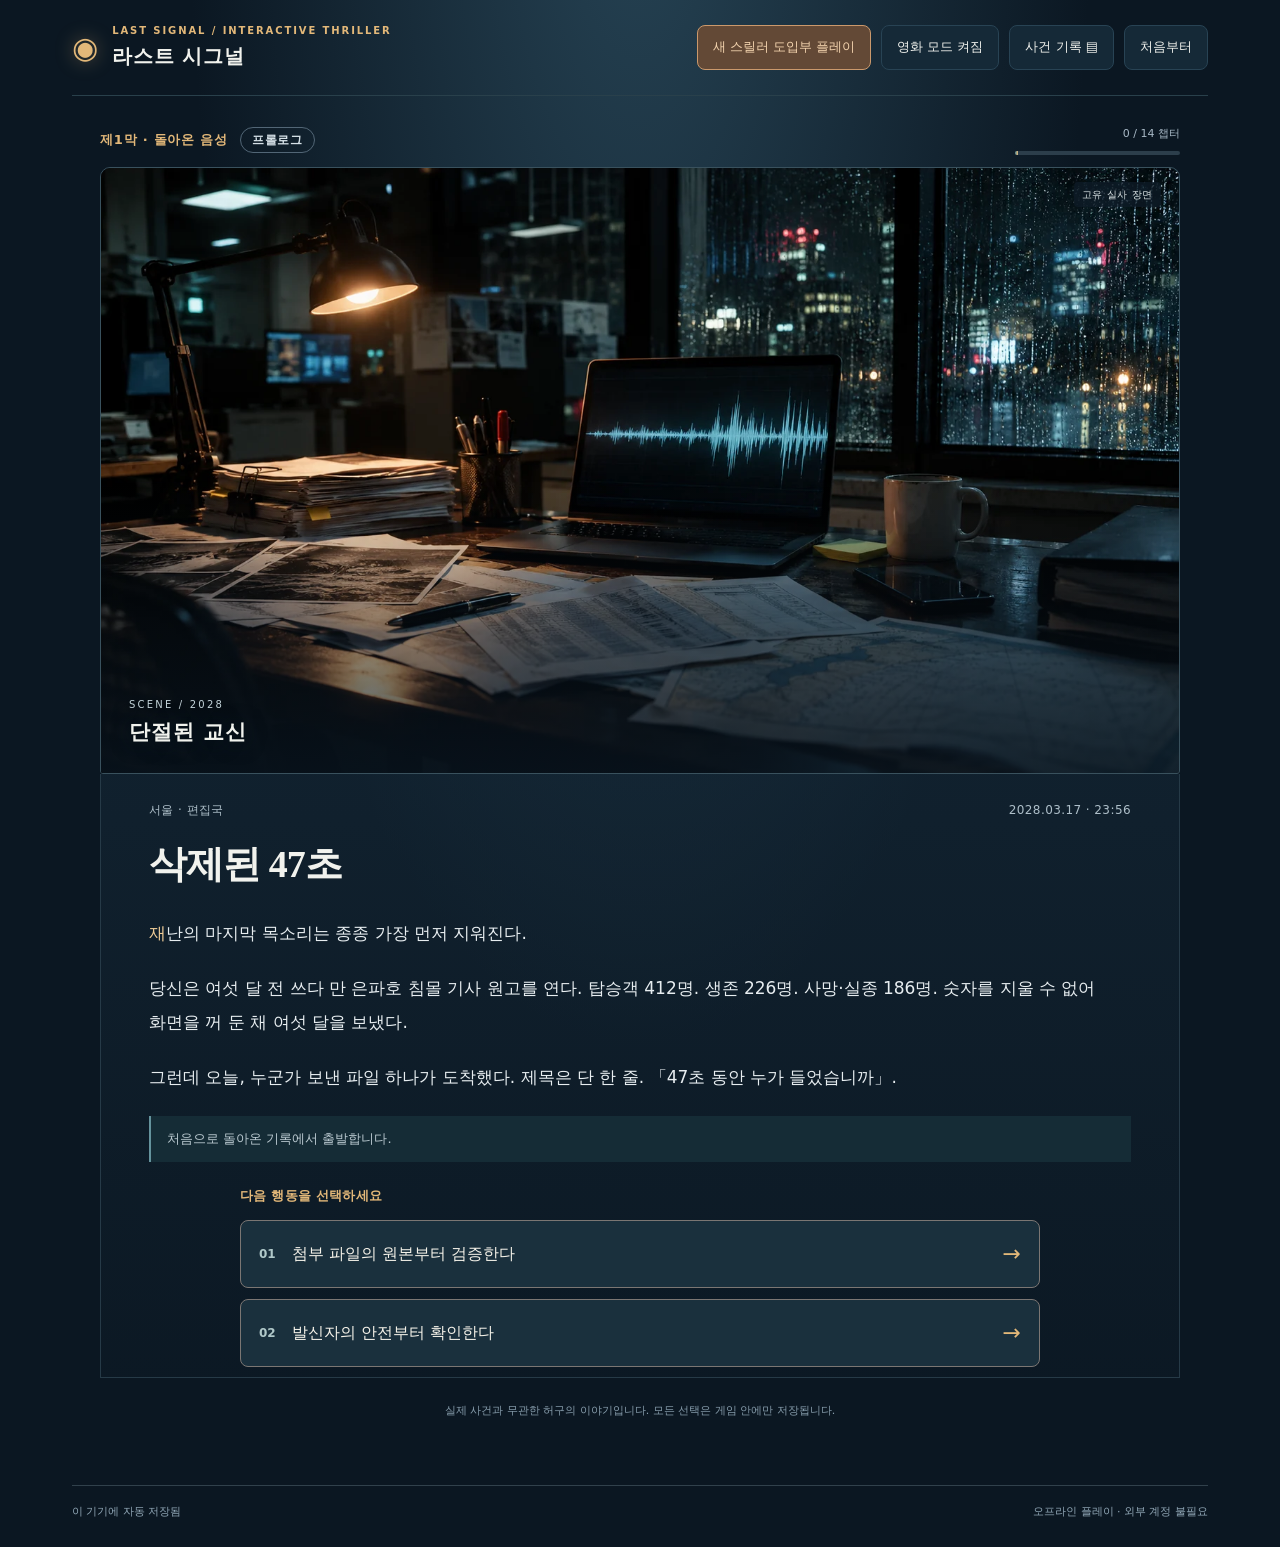
<file: reboot/index.html>
<!doctype html>
<html lang="ko">
<head>
 <meta charset="utf-8">
 <meta name="viewport" content="width=device-width,initial-scale=1,viewport-fit=cover">
 <meta name="theme-color" content="#0d1924">
 <meta name="description" content="라스트 시그널: 여객선 은파호 침몰 이후 여섯 달, 취재 기자가 진실과 사람 사이에서 선택하는 심리·범죄 스릴러.">
 <title>라스트 시그널 · 마지막 47초</title>
 <link rel="stylesheet" href="./style.css">
 <link rel="stylesheet" href="./cinema.css">
 <script src="./story.js" defer></script>
 <script src="./media/manifest.js" defer></script>
 <script src="./cinema.js" defer></script>
 <script src="./engine.js" defer></script>
</head>
<body>
 <div class="shell">
  <header class="header">
   <div class="brand">
    <span class="brand-mark" aria-hidden="true">◉</span>
    <div><small>LAST SIGNAL / INTERACTIVE THRILLER</small><strong>라스트 시그널</strong></div>
   </div>
   <div class="header-actions">
    <a class="subtle" href="./pilot/" style="text-decoration:none;color:#f2d2ad;border-color:#cb996c;background:#634936">새 스릴러 도입부 플레이</a>
    <button type="button" class="subtle" id="filmModeBtn" aria-pressed="true">영화 모드 켜짐</button>
    <button type="button" class="subtle" id="boardBtn" aria-controls="dossier" aria-expanded="false">사건 기록 <span aria-hidden="true">▤</span></button>
    <button type="button" class="subtle desktop" id="restartBtn">처음부터</button>
   </div>
  </header>
  <main id="gameMain" class="game" tabindex="-1">
   <div class="chapter-line">
    <div class="chapter-text"><span id="actChip">제1막 · 돌아온 음성</span><span id="chapterChip">프롤로그</span></div>
    <div class="progress-meta"><span id="progressText">0 / 14 챕터</span><div class="progress-track"><i id="progressBar"></i></div></div>
   </div>
   <div id="topStats" class="stats" aria-label="현재 취재 상황"></div>
   <figure id="art" class="visual mood-radio" role="group" aria-label="단절된 교신을 표현한 분위기 배경">
    <div class="horizon"></div><div class="shimmer"></div>
    <div class="signal" aria-hidden="true"><i></i><i></i><i></i><i></i><i></i><i></i><i></i><i></i><i></i><i></i><i></i></div>
    <div id="cinemaTableau" class="cinema-tableau" aria-hidden="true"></div>
    <div id="cinemaLayer" class="cinema-layer" aria-hidden="true"></div>
    <span id="cinemaMediaStatus" class="cinema-media-status">장면 연출 · 실사 제작 대기</span>
    <div id="cinemaControls" class="cinema-controls" aria-label="영상 재생 조작" hidden>
     <button type="button" id="cinemaReplay" aria-label="이 장면 영상 다시 재생">다시 보기</button>
     <button type="button" id="cinemaSound" aria-pressed="false">소리 켜기</button>
     <button type="button" id="cinemaSkip">영상 건너뛰기</button>
    </div>
    <figcaption><span>SCENE / 2028</span><b id="artName">단절된 교신</b></figcaption>
   </figure>
   <article id="scene" class="story">
    <div class="scene-meta"><span id="sceneLocation">서울 · 편집국</span><time id="sceneTime">2028.03.17</time></div>
    <h1 id="sceneTitle">삭제된 47초</h1>
    <section id="sceneText" class="story-text" aria-live="polite"></section>
    <aside id="feedback" class="choice-feedback" aria-live="polite"></aside>
    <section id="choices" class="choices" aria-label="선택지"></section>
    <section id="endingSummary" class="ending-summary" hidden></section>
    <button id="restartEnding" type="button" class="end-restart" hidden>새로운 선택으로 다시 시작하기</button>
   </article>
   <section class="route-panel" aria-label="최근 결정 경로">
    <div class="route-heading"><h2>선택의 기록</h2><small>선택할 때마다 경로가 갱신됩니다</small></div>
    <svg id="decisionGraph" viewBox="0 0 720 96" preserveAspectRatio="xMidYMid meet"></svg>
   </section>
   <p class="disclaimer">실제 사건과 무관한 허구의 이야기입니다. 모든 선택은 게임 안에만 저장됩니다.</p>
  </main>
  <footer class="footer"><span id="saveStatus">이 기기에 자동 저장됨</span><span>오프라인 플레이 · 외부 계정 불필요</span></footer>
 </div>
 <div id="dossier" class="overlay" role="dialog" aria-modal="true" aria-label="사건 기록과 등장인물" hidden>
  <div class="dossier">
   <header class="dossier-header"><div><small>INVESTIGATION DOSSIER</small><h2>은파호 사건 기록</h2></div><button id="closeBoard" type="button" class="close" aria-label="닫기">✕</button></header>
   <p class="dossier-lede">2027년 9월 18일 침몰 · 탑승 412명 · 사망·실종 186명 · 생존 226명. 사건으로부터 6개월이 흐른 시점입니다.</p>
   <div class="dossier-grid">
    <section><h3>확인한 증거</h3><ul id="evidenceList" class="record-list"></ul></section>
    <section><h3>주요 인물과 신뢰</h3><ul id="contactsList" class="contact-list"></ul></section>
    <section><h3>최근 선택</h3><ul id="timeline" class="timeline-list"></ul></section>
    <section><h3>챕터 진행</h3><ol id="chapterList" class="chapter-list"></ol></section>
   </div>
   <div class="dossier-actions"><button id="exportBtn" type="button">저장 파일 내보내기</button><button id="importBtn" type="button">저장 파일 불러오기</button><button id="restartBoard" type="button" hidden></button><input id="importFile" type="file" accept=".json,application/json" hidden></div>
  </div>
 </div>
</body>
</html>
</file>
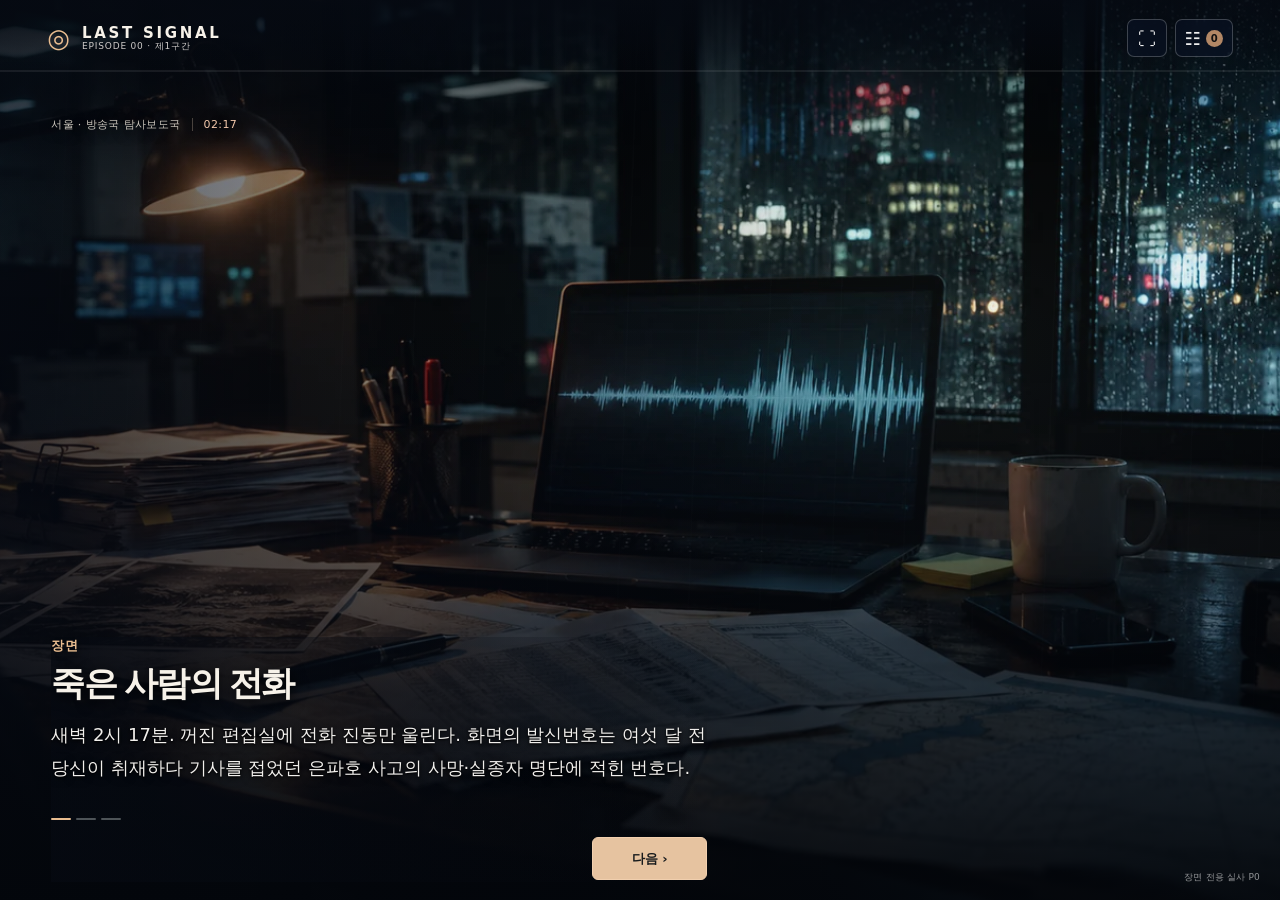
<file: reboot/pilot/index.html>
<!doctype html>
<html lang="ko">
<head>
 <meta charset="utf-8">
 <meta name="viewport" content="width=device-width,initial-scale=1,viewport-fit=cover">
 <meta name="theme-color" content="#090e14">
 <meta name="description" content="라스트 시그널 — 사진 위에서 등장인물과 대화하고 운명을 선택하는 시네마틱 범죄 스릴러.">
 <title>라스트 시그널 · 죽은 사람의 전화</title>
 <link rel="stylesheet" href="./style.css">
 <script src="./episode.js" defer></script>
 <script src="./actors.js" defer></script>
 <script src="./app.js" defer></script>
</head>
<body>
<main id="game" class="cinema" tabindex="-1" aria-label="라스트시그널 시네마틱 게임">
 <div id="hero" class="scene-stage" data-setting="newsroom">
  <div id="heroPhoto" class="scene-photo" aria-hidden="true"></div>
  <div class="scene-atmosphere" aria-hidden="true"></div>
  <div class="stage-vignette" aria-hidden="true"></div>
 </div>
 <header class="game-head">
  <div class="head-left">
   <span class="brand-mark">◎</span>
   <div class="head-title"><strong>LAST SIGNAL</strong><small id="stepLabel">EPISODE 00 · 02:17</small></div>
  </div>
  <div class="head-actions">
   <button type="button" id="fullScreen" class="glass-icon" aria-label="전체 화면으로 보기" title="전체 화면">⛶</button>
   <button type="button" id="caseOpen" class="glass-icon" aria-haspopup="dialog" aria-controls="casePanel" aria-expanded="false" aria-label="사건 파일 열기" title="사건 파일">☷ <span id="evidenceCounter" class="count">0</span></button>
  </div>
  <div id="progress" class="head-progress" role="progressbar" aria-label="에피소드 진행" aria-valuemin="0" aria-valuemax="6" aria-valuenow="0"><span id="progressFill"></span></div>
 </header>
 <section class="scene-meta" aria-label="장면 정보">
   <span id="place">서울 · 방송국 탐사보도국</span>
   <span class="scene-clock" id="clock">02:17</span>
 </section>

 <section class="narrative" id="narrative" aria-label="현재 장면">
  <div class="narrative-top">
   <span id="speakerName" class="speaker-name">장면 설명</span>
   <span id="portraitTrust" class="trust-label" hidden></span>
  </div>
  <h1 id="sceneTitle">죽은 사람의 전화</h1>
  <div id="sceneCopy" class="dialogue-copy" aria-live="polite"></div>
  <p id="consequence" class="consequence" hidden></p>
  <div id="beatIndicators" class="beat-indicators" aria-label="장면 대사 진행"></div>

  <div class="action-footer">
   <button id="talkOpen" type="button" class="talk-trigger" hidden>인물과 대화하기 <span aria-hidden="true">↗</span></button>
   <button id="beatNext" type="button" class="next-beat">다음 <span aria-hidden="true">›</span></button>
  </div>

  <section id="choiceZone" class="choice-zone" aria-label="선택지" hidden>
   <div class="choice-heading"><span id="decisionLabel">어떻게 행동하시겠습니까?</span><span id="choiceCount"></span></div>
   <div id="choices" class="choices"></div>
  </section>
  <section id="endingNote" class="ending-note" hidden></section>
 </section>
 <p id="stillLabel" class="media-hint">이미지 원본 여부 확인 중</p>
</main>

<div id="casePanel" class="scrim" role="dialog" aria-modal="true" aria-labelledby="caseTitle" hidden>
 <div class="drawer">
  <div class="drawer-head"><div><small>PERSONAL CASE FILE</small><h2 id="caseTitle">나의 사건 기록</h2></div><button id="caseClose" type="button" aria-label="닫기">✕</button></div>
  <p class="drawer-summary">은파호 · 2027년 9월 18일. 탑승 412명 · 생존 226명 · 사망·실종 186명. 모든 인물과 사건은 허구입니다.</p>
  <section><h3>인물 관계</h3><ul id="relations" class="dossier-list"></ul></section>
  <section><h3>확보한 증거</h3><ul id="evidenceList" class="dossier-list"></ul></section>
  <section><h3>선택의 여파</h3><ol id="decisionLog" class="dossier-list"></ol></section>
  <section><h3>내가 지나온 경로</h3><div id="trail" class="trail"></div></section>
  <section><h3>현재 상태</h3><div id="stats" class="statline"></div></section>
  <div class="drawer-actions">
   <button id="exportSave" type="button">기록 내보내기</button>
   <button id="importSave" type="button">기록 불러오기</button>
   <button id="restart" type="button">처음부터</button>
  </div>
  <input type="file" accept=".json,application/json" id="importFile" hidden>
  <a class="legacy-link" href="../">기존 79장면 버전으로 이동</a>
 </div>
</div>
</body>
</html>
</file>
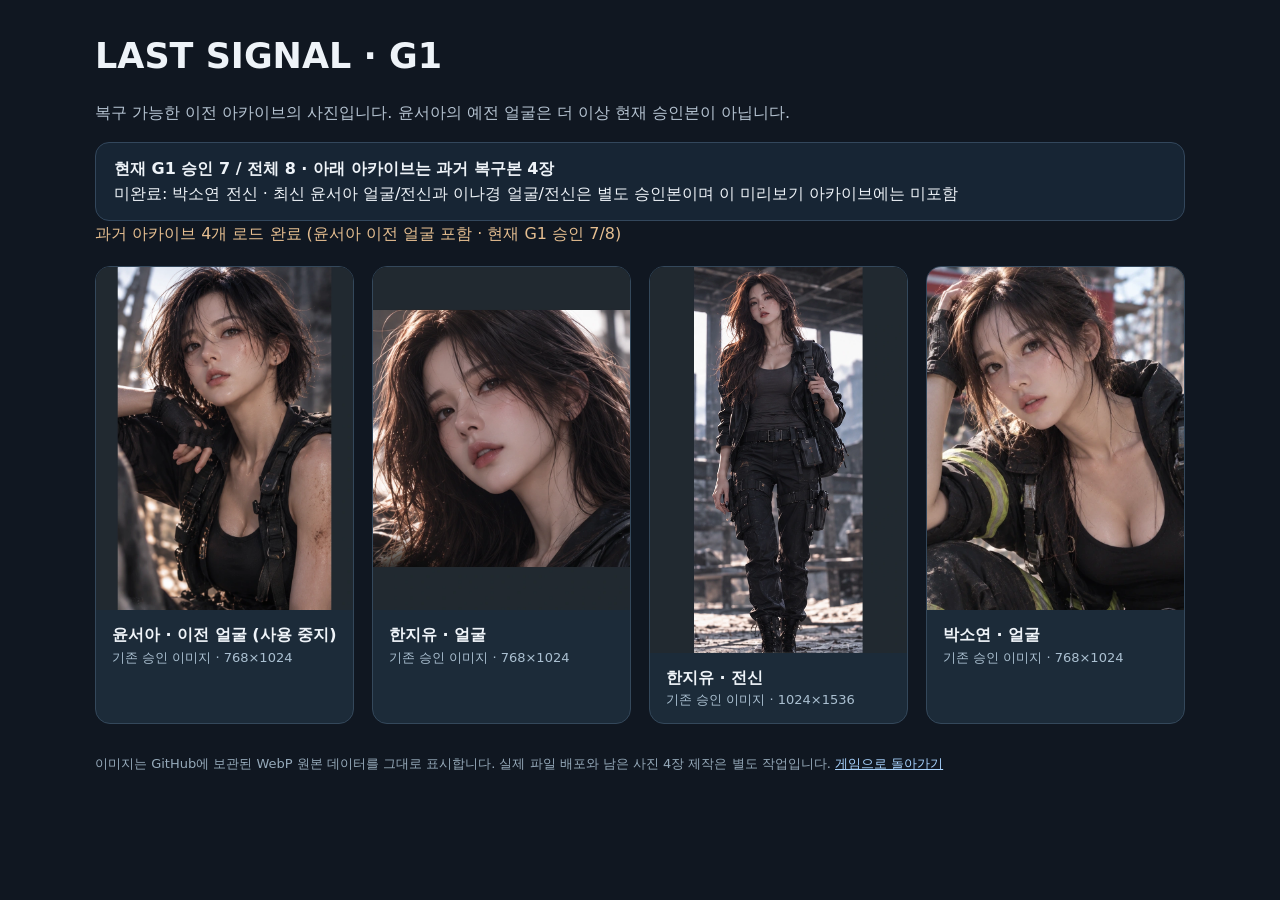
<file: g1-preview.html>
<!doctype html>
<html lang="ko"><head><meta charset="utf-8"><meta name="viewport" content="width=device-width, initial-scale=1">
<title>LAST SIGNAL · G1 승인 사진</title>
<style>
:root{color-scheme:dark}*{box-sizing:border-box}body{margin:0;padding:28px;font:16px/1.6 system-ui,-apple-system,sans-serif;background:#101721;color:#eef3f8}
main{max-width:1090px;margin:auto}h1{font-size:clamp(23px,4vw,35px);margin:0 0 6px}p{color:#b5c3d1}
a{color:#a9d4ff}.summary{border:1px solid #33475c;padding:13px 18px;border-radius:14px;background:#172534}
.gallery{display:grid;grid-template-columns:repeat(auto-fit,minmax(220px,1fr));gap:18px;margin:20px 0 30px}
figure{margin:0;background:#1c2b39;border:1px solid #34485b;border-radius:15px;overflow:hidden}
figure img{display:block;width:100%;aspect-ratio:3/4;object-fit:contain;background:#101820}
figure.full img{aspect-ratio:2/3}figcaption{padding:12px 16px;font-weight:600}
small{display:block;color:#abc0d1;font-weight:400;font-size:13px}
#state{color:#e5be90}footer{color:#96aaba;font-size:13px}
</style></head><body><main>
<h1>LAST SIGNAL · G1</h1><p>복구 가능한 이전 아카이브의 사진입니다. 윤서아의 예전 얼굴은 더 이상 현재 승인본이 아닙니다.</p>
<div class="summary"><strong>현재 G1 승인 7 / 전체 8 · 아래 아카이브는 과거 복구본 4장</strong><div>미완료: 박소연 전신 · 최신 윤서아 얼굴/전신과 이나경 얼굴/전신은 별도 승인본이며 이 미리보기 아카이브에는 미포함</div></div>
<div id="state" role="status">저장소의 승인 사진을 불러오는 중…</div>
<section class="gallery" id="gallery" aria-label="G1 approved photos"></section>
<footer>이미지는 GitHub에 보관된 WebP 원본 데이터를 그대로 표시합니다. 실제 파일 배포와 남은 사진 4장 제작은 별도 작업입니다. <a href="./">게임으로 돌아가기</a></footer>
<script>
(async()=>{
try{
 const res=await fetch('./g1/source/approved-reference-webp.json',{cache:'no-cache'});
 if(!res.ok)throw Error('HTTP '+res.status);
 const json=await res.json();
 const names={'seoa-face':'윤서아 · 이전 얼굴 (사용 중지)','jiyu-face':'한지유 · 얼굴','jiyu-full':'한지유 · 전신','soyeon-face':'박소연 · 얼굴'};
 if(json.project!=='LAST SIGNAL'||json.assets.length!==4)throw Error('승인 목록이 유효하지 않습니다');
 for(const asset of json.assets){
  if(!(asset.id in names)||!asset.base64)throw Error('승인 데이터 검증 실패');
  const figure=document.createElement('figure');if(asset.id.endsWith('-full'))figure.className='full';
  const img=document.createElement('img');img.loading='lazy';img.alt=names[asset.id];img.src='data:image/webp;base64,'+asset.base64;
  const caption=document.createElement('figcaption');caption.textContent=names[asset.id];
  const sub=document.createElement('small');sub.textContent='기존 승인 이미지 · '+asset.width+'×'+asset.height;caption.appendChild(sub);
  figure.append(img,caption);document.querySelector('#gallery').appendChild(figure);
 }
 document.querySelector('#state').textContent='과거 아카이브 4개 로드 완료 (윤서아 이전 얼굴 포함 · 현재 G1 승인 7/8)';
}catch(e){document.querySelector('#state').textContent='불러오기 실패: '+e.message;}
})();
</script></main></body></html>
</file>
<file: reboot/style.css>
@import url('data:text/css,'); /* no network font dependencies */
:root{color-scheme:dark;--bg:#0b1722;--layer:#102332;--edge:#284354;--text:#f1f2ed;--muted:#a8b9c6;--accent:#e3b879;--sea:#528d98;--ok:#c4d6d8;font-family:Pretendard,"Noto Sans KR","Malgun Gothic",system-ui,-apple-system,sans-serif}
*{box-sizing:border-box}html{scroll-behavior:auto}body{margin:0;min-height:100vh;background:radial-gradient(ellipse at 50% -10%,#264354 0%,transparent 50%),var(--bg);color:var(--text);line-height:1.7;font-size:16px}
button{font:inherit;cursor:pointer;color:inherit}button:focus-visible{outline:3px solid var(--accent);outline-offset:3px}button:disabled{cursor:wait;opacity:.55}[hidden]{display:none!important}
.shell{max-width:1060px;margin:auto;padding:0 32px}
.header{min-height:96px;display:flex;align-items:center;justify-content:space-between;border-bottom:1px solid #29404b;gap:12px}
.brand{display:flex;align-items:center;gap:14px}.brand-mark{font-size:30px;color:var(--accent);text-shadow:0 0 20px #e3b87966}.brand small,.dossier-header small{display:block;letter-spacing:.19em;color:var(--accent);font-size:10px;font-weight:700}.brand strong{font-size:20px;letter-spacing:.04em;font-weight:750}
.header-actions{display:flex;gap:10px}.subtle{background:#152937;border:1px solid var(--edge);padding:10px 15px;border-radius:8px;font-size:13px}.subtle:hover{border-color:#82a0ab}
.game{max-width:870px;margin:auto;padding-bottom:40px}.chapter-line{display:flex;align-items:center;justify-content:space-between;gap:20px;margin:29px 0 12px}.chapter-text{display:flex;align-items:center;gap:12px;flex-wrap:wrap;font-size:13px;font-weight:700;letter-spacing:.06em;color:var(--accent)}#chapterChip{border:1px solid #526676;border-radius:20px;padding:2px 11px;color:#d5e0e6;font-size:12px}.progress-meta{width:165px;color:var(--muted);text-align:right;font-size:11px}.progress-track{background:#2c3e4b;height:4px;border-radius:8px;margin-top:7px;overflow:hidden}.progress-track i{display:block;width:2%;height:100%;background:linear-gradient(90deg,var(--sea),var(--accent));transition:width .3s}
.stats{display:flex;gap:8px;flex-wrap:wrap;margin-bottom:16px}.stat-pill{font-size:12px;padding:4px 11px;border:1px solid #385260;background:#172b39;border-radius:20px;color:#dce8ed}.stat-pill[data-stat=heat]{color:#e7b6a6;border-color:#65504b}
.visual{margin:0;position:relative;overflow:hidden;isolation:isolate;height:clamp(195px,37vw,340px);border:1px solid #39515d;background:linear-gradient(165deg,#243e4d,#172432 54%,#0b151f);border-radius:10px 10px 3px 3px}
.visual:before{content:'';position:absolute;inset:0;background:repeating-linear-gradient(0deg,transparent 0 18px,#fafafa06 19px 20px),linear-gradient(135deg,transparent 47%,#8293a422 48% 49%,transparent 50%);opacity:.35}
.visual:after{content:'';position:absolute;inset:0;background:linear-gradient(180deg,#0a141700 52%,#091520ca 100%);pointer-events:none}
.horizon{position:absolute;inset:54% -15% -25%;transform:rotate(-4deg);background:repeating-linear-gradient(175deg,#b6c4b70e 0 2px,transparent 3px 19px),linear-gradient(#1e4f60,#112d3d)}
.shimmer{position:absolute;width:40%;height:150%;left:52%;top:-25%;transform:rotate(32deg);background:linear-gradient(90deg,transparent,#b1c6bd13,transparent);filter:blur(14px);animation:glow 8s ease-in-out infinite alternate}
.signal{position:absolute;left:9%;bottom:27%;height:25%;display:flex;align-items:center;gap:6px;opacity:.46}.signal i{width:3px;height:var(--h,32%);background:var(--accent);box-shadow:0 0 10px var(--accent);border-radius:3px}.signal i:nth-child(3n){--h:70%}.signal i:nth-child(2n){--h:43%}.signal i:nth-child(5n){--h:95%}
.visual figcaption{position:absolute;z-index:1;left:28px;bottom:23px;display:flex;flex-direction:column;gap:2px}.visual figcaption span{font-size:10px;letter-spacing:.22em;color:#c4d4da}.visual figcaption b{font-size:21px;letter-spacing:.04em;font-weight:600;text-shadow:0 1px 20px #071521}
.mood-harbor{background:linear-gradient(180deg,#586e79,#263f4e 49%,#111e2b)}.mood-sea,.mood-deck{background:linear-gradient(180deg,#304b62,#142e42 49%,#06151e)}.mood-radio,.mood-server{background:radial-gradient(circle at 67% 30%,#3c6472,#112636 55%,#101521)}.mood-newsroom,.mood-hotel{background:linear-gradient(135deg,#403e42,#243a46 50%,#131c28)}.mood-parking,.mood-warehouse,.mood-archive{background:linear-gradient(125deg,#48585c,#243343 50%,#121b27)}.mood-hospital{background:linear-gradient(150deg,#7b8d87,#314d59 44%,#182b38)}.mood-city{background:linear-gradient(135deg,#70534f,#37404c 44%,#151b2b)}.mood-tower{background:radial-gradient(circle at 68% 30%,#735c50,#223848 40%,#0e1827)}.mood-evidence{background:linear-gradient(145deg,#35434b,#202c3e 50%,#141d28)}
.story{padding:36px clamp(15px,5vw,48px) 10px;background:linear-gradient(180deg,#15293888,#10222f27);border:1px solid #263a47;border-top:0}.scene-meta{display:flex;justify-content:space-between;gap:12px;flex-wrap:wrap;font-size:12px;color:#aebfc9;letter-spacing:.035em}h1{font-family:"Noto Serif KR","Batang",Georgia,serif;font-size:clamp(27px,4.8vw,38px);line-height:1.35;margin:18px 0 26px;letter-spacing:-.025em;font-weight:700}.story-text p{font-size:17px;line-height:2.0;word-break:keep-all;overflow-wrap:break-word;margin:0 0 21px;color:#e7edf0}.story-text .lead:first-letter{color:#efcc97}.echo{margin:26px 0;padding:18px 21px;border-left:3px solid #ca9862;background:#263340a1}.echo strong{color:var(--accent);font-size:12px;letter-spacing:.06em}.echo p{font-size:14px;margin:8px 0 0;color:#d0dde2;line-height:1.8}
.choice-feedback{margin:22px 0 20px;padding:12px 16px;border-left:2px solid #65939d;color:#bbcad1;font-size:13px;background:#152c36}.choices{display:grid;gap:11px;padding-top:3px}.choice-heading{font-size:13px;color:var(--accent);font-weight:700;letter-spacing:.02em;margin:0 0 2px}.choice{display:flex;align-items:center;text-align:left;gap:16px;background:#223c4b;color:#f5f2e9;border:1px solid #536b74;border-radius:8px;min-height:68px;padding:13px 18px;transition:background .18s,border-color .18s,transform .18s}.choice:hover{background:#2b4b58;border-color:#e1b77d;transform:translateY(-1px)}.choice-num{font-size:12px;color:#b0c8c9;font-weight:700;flex:none}.choice-label{font-size:16px;line-height:1.5;flex:1}.choice-arrow{font-size:22px;color:var(--accent)}.end-label{font-size:14px;color:#d9c099;padding:14px 0}.ending-summary{margin:20px 0;padding:16px 20px;background:#233845;border:1px solid #435b65}.ending-summary h3{margin:0 0 9px;color:var(--accent)}.ending-summary p{margin:0 0 8px;color:#dae6e7}.end-restart{display:block;width:100%;border:1px solid var(--accent);background:#684e39;padding:17px 10px;margin:16px 0;border-radius:7px;font-weight:700}
.route-panel{border:1px solid #314958;border-radius:8px;margin:24px 0 12px;padding:19px 20px 10px;background:#112736}.route-heading{display:flex;align-items:center;justify-content:space-between;gap:10px}.route-heading h2{font-size:15px;margin:0;color:#e9ded0}.route-heading small{font-size:11px;color:#9eb7c3}.route-panel svg{display:block;width:100%;height:auto;max-height:108px;margin-top:10px}
.disclaimer{text-align:center;font-size:11px;color:#879dac;margin:24px 0}.footer{display:flex;justify-content:space-between;gap:12px;color:#91a7b6;border-top:1px solid #31414c;padding:17px 0 26px;font-size:11px}
.overlay{position:fixed;z-index:50;inset:0;background:#030e16de;backdrop-filter:blur(7px);display:flex;align-items:center;justify-content:center;padding:18px}.dossier{width:min(940px,100%);max-height:min(93vh,1000px);overflow:auto;overscroll-behavior:contain;background:#152735;border:1px solid #6c7471;border-radius:10px;box-shadow:0 24px 65px #0009;padding:28px 28px 34px}.dossier-header{display:flex;justify-content:space-between;align-items:center;gap:10px;border-bottom:1px solid var(--edge);padding-bottom:13px}.dossier-header h2{margin:2px 0;font-size:22px}.close{background:transparent;border:1px solid #5f737e;border-radius:6px;padding:7px 11px}.dossier-lede{font-size:13px;color:#bdcdd5;margin:16px 0 25px;line-height:1.85}.dossier-grid{display:grid;grid-template-columns:1fr 1fr;gap:23px}.dossier-grid section{min-width:0}.dossier-grid h3{font-size:15px;color:var(--accent);margin:0 0 10px}.dossier-grid ul,.dossier-grid ol{padding:0;margin:0;list-style:none;display:grid;gap:8px}.dossier-grid li{background:#203747;padding:9px 12px;border-left:2px solid #6b8796;font-size:13px;line-height:1.55}.dossier-grid li.quiet{color:#97b0bd}.contact strong{display:block;font-size:15px}.contact small{display:block;color:#becad1}.contact span{display:block;color:#91abb8;font-size:12px;margin:4px 0 8px}.contact-meter{height:4px;background:#41505a;border-radius:2px}.contact-meter i{height:100%;display:block;background:#d5b682}.timeline-list li strong{display:block;color:#dfc69e}.timeline-list li span{color:#c6d2d8}.chapter-list li.locked{opacity:.47}.chapter-list li.reached{border-left-color:var(--accent)}.dossier-actions{display:flex;flex-wrap:wrap;gap:12px;border-top:1px solid var(--edge);margin-top:28px;padding-top:19px}.dossier-actions button{border:1px solid #637983;background:#1e3d4b;padding:11px 14px;border-radius:5px;font-size:13px}
@keyframes glow{from{opacity:.45;transform:translateX(-10%) rotate(32deg)}to{opacity:1;transform:translateX(9%) rotate(32deg)}}@media(prefers-reduced-motion:reduce){*,*:before,*:after{animation:none!important;transition:none!important;scroll-behavior:auto!important}}
@media(max-width:600px){body{font-size:15px}.shell{padding:0 14px}.header{min-height:73px}.brand{gap:8px}.brand-mark{font-size:22px}.brand small{font-size:8px;letter-spacing:.1em}.brand strong{font-size:17px}.desktop{display:none}.subtle{padding:9px 11px;font-size:12px}.chapter-line{margin:17px 0 11px}.progress-meta{width:96px;flex:none}.visual{height:210px}.visual figcaption{left:18px;bottom:15px}.visual figcaption b{font-size:18px}.story{padding:22px 17px 15px}.scene-meta{font-size:11px}.story h1{margin:14px 0 21px}.story-text p{font-size:16px;line-height:1.93;margin-bottom:18px}.choice{padding:14px 13px;min-height:68px;gap:11px}.choice-label{font-size:15px}.route-panel{padding:15px 9px 4px}.route-heading{padding:0 8px}.route-heading small{font-size:10px}.footer{font-size:10px;flex-wrap:wrap}.dossier{padding:16px 15px 25px;max-height:94vh}.dossier-grid{grid-template-columns:1fr;gap:20px}.dossier-header h2{font-size:19px}.dossier-actions{display:grid;grid-template-columns:1fr 1fr;gap:8px}.dossier-actions button{font-size:12px}}
</file>
<file: reboot/cinema.css>
/* Reboot G2: honest atmospheric stand-ins until individual film stills are committed.
 * These are CSS sets, NEVER described as completed photographs or actor motion.
 */
.visual{isolation:isolate;aspect-ratio:16/9;height:auto;min-height:195px;max-height:400px}
.cinema-tableau,.cinema-layer{position:absolute;inset:0;overflow:hidden;pointer-events:none}
.cinema-tableau{z-index:1}.cinema-layer{z-index:3}
.cinema-layer .cinema-image,.cinema-layer .cinema-video{
 display:block;position:absolute;inset:0;width:100%;height:100%;object-fit:cover;object-position:center;
 background:#121c26;
}
.cinema-layer .cinema-video{z-index:2}
.cinema-real .horizon,.cinema-real .signal,.cinema-real .shimmer{display:none}
.visual.cinema-real:before{opacity:0}
.visual:after{z-index:4}
.visual figcaption{z-index:5!important}
.cinema-media-status{position:absolute;right:18px;top:14px;z-index:5;color:#dde6e6;background:#0e1b27bf;font-size:10px;letter-spacing:.06em;border-radius:4px;padding:4px 8px;pointer-events:none}
.cinema-set{position:absolute;inset:0;overflow:hidden}
.cinema-tableau[hidden]{display:none}
.cinema-tableau[data-setting=newsroom]~.cinema-layer{filter:none}
.cinema-newsroom{background:linear-gradient(180deg,#243e50 0%,#121c2b 80%)}
.newsroom-window{position:absolute;inset:5% 8% 13% 17%;background:repeating-linear-gradient(90deg,transparent 0 25%,#0e1d2c 25.3% 26.4%),linear-gradient(165deg,#314d5a55,#111c2b99);border:9px solid #1d303d;box-shadow:inset 0 0 45px #1c344d,0 0 18px #061424aa}
.newsroom-city{position:absolute;bottom:24%;left:15%;width:75%;height:38%;background:repeating-linear-gradient(90deg,#0e1c2d 0 23px,#233e4a 24px 42px,#132334 44px 55px);clip-path:polygon(0 55%,9% 58%,9% 27%,20% 27%,20% 42%,30% 42%,30% 6%,44% 6%,44% 48%,54% 48%,54% 20%,65% 20%,65% 38%,79% 38%,79% 0%,91% 0%,91% 50%,100% 50%,100% 100%,0 100%);opacity:.65}
.newsroom-desk{position:absolute;bottom:0;left:0;width:100%;height:24%;background:linear-gradient(170deg,#3b4650,#131923 43%,#0a141e);transform:skewY(-2deg);box-shadow:0 -12px 36px #0007}
.newsroom-monitor{position:absolute;width:39%;height:40%;bottom:14%;left:35%;transform:perspective(430px) rotateY(-13deg) rotateX(2deg);border:10px solid #101b26;border-radius:5px;background:radial-gradient(circle at 50% 70%,#215c6a,#0d202a 65%);box-shadow:10px 15px 20px #000b,0 0 45px #8dbbb018}
.newsroom-monitor:before{content:'';position:absolute;left:7%;top:44%;width:86%;height:14%;background:repeating-linear-gradient(90deg,#91bfc0 0 2px,transparent 2px 9px);opacity:.55;mask-image:linear-gradient(90deg,transparent,#fff 18%,#fff 81%,transparent)}
.newsroom-led{position:absolute;left:53%;bottom:13%;width:7px;height:7px;border-radius:50%;background:#f7a878;box-shadow:0 0 25px 7px #fc85562c}
.cinema-evidence{background:radial-gradient(circle at 62% 18%,#54616a,#293642 53%,#121d2b)}
.cinema-evidence:before{content:'';position:absolute;inset:0;background:repeating-linear-gradient(0deg,#0000 0 25px,#00000009 26px 27px);transform:rotate(-6deg)}
.dossier-sheet{position:absolute;width:35%;height:64%;left:25%;top:22%;background:linear-gradient(135deg,#8c9796,#566574 80%);transform:rotate(-9deg);box-shadow:10px 20px 30px #0b131cc9;border-radius:2px}
.dossier-sheet:before{content:'';position:absolute;left:13%;top:19%;width:72%;height:2px;background:#2b495888;box-shadow:0 13px 0 #2b495866,0 26px 0 #2b495888,0 55px 0 #2b495855,0 68px 0 #2b495866}
.dossier-sheet.sheet-b{left:43%;top:28%;transform:rotate(11deg);background:linear-gradient(135deg,#b0b4a7,#687c81 80%)}
.dossier-mug{position:absolute;left:13%;bottom:13%;width:15%;height:22%;border-radius:8px 8px 40% 40%;background:radial-gradient(ellipse at 45% 12%,#1a252f 0 22%,#a6b1ac 24% 31%,#313c4a 34%);filter:drop-shadow(5px 12px 8px #0b1218)}
.dossier-light{position:absolute;width:55%;height:95%;top:-40%;right:-10%;background:radial-gradient(ellipse,#cfc8a52b,transparent 60%);filter:blur(10px)}
.cinema-rooftop{background:linear-gradient(#182c46,#334a60 55%,#161f30 56%,#101b28)}
.roof-cloud{position:absolute;inset:0 0 33%;background:radial-gradient(ellipse at 31% 73%,#a3acaf32,#20334e 55%,transparent 65%),radial-gradient(ellipse at 81% 12%,#a1a5af28,#15283f 58%,transparent 70%);opacity:.7}
.roof-city{position:absolute;bottom:20%;width:100%;height:44%;background:repeating-linear-gradient(90deg,#132134 0 16px,#213649 16px 36px,#0e1b2b 36px 65px);clip-path:polygon(0 61%,12% 61%,12% 14%,20% 14%,20% 51%,28% 51%,28% 25%,40% 25%,40% 40%,52% 40%,52% 3%,62% 3%,62% 47%,73% 47%,73% 30%,85% 30%,85% 52%,100% 52%,100% 100%,0 100%)}
.roof-rail{position:absolute;bottom:17%;left:-10%;height:7px;width:120%;background:#82929b;box-shadow:0 48px 0 #182b3a,0 6px 5px #101723;transform:rotate(-1deg)}
.roof-rail:before{content:'';position:absolute;left:20%;top:2px;height:70px;width:7px;background:#82929b;box-shadow:180px 0 0 #82929b,360px 0 0 #82929b,540px 0 0 #82929b}
.roof-beacon{position:absolute;right:21%;top:18%;width:5px;height:47%;background:#162435}.roof-beacon:before{content:'';position:absolute;left:-4px;top:-7px;width:13px;height:10px;border-radius:6px;background:#ce5e4c;box-shadow:0 0 40px 12px #ea6c443f}
.roof-rain{position:absolute;inset:-40%;transform:rotate(15deg);background:repeating-linear-gradient(90deg,transparent 0 22px,#cfdee422 23px 24px,transparent 25px 48px);animation:cinema-rain 1.6s linear infinite;opacity:.25}
.cinema-memorial{background:linear-gradient(180deg,#798d9b,#a5a89e 41%,#455d70 42%,#263f50 55%,#3b4145 57%,#1c2731 100%)}
.memorial-sky{position:absolute;inset:0 0 52%;background:radial-gradient(ellipse at 45% 40%,#d6bc9666,transparent 70%)}
.memorial-sea{position:absolute;top:47%;height:14%;width:100%;background:repeating-linear-gradient(176deg,#829da465 0 2px,#243e51 3px 15px)}
.memorial-ground{position:absolute;inset:60% 0 0;background:linear-gradient(180deg,#606970,#202a36);transform:perspective(200px) rotateX(16deg);transform-origin:top center}
.memorial-chairs{position:absolute;left:19%;right:7%;bottom:-9%;height:40%;display:grid;grid-template-columns:repeat(6,1fr);grid-template-rows:repeat(3,1fr);gap:7px 17px;perspective:300px;transform:perspective(300px) rotateX(18deg)}
.chair{position:relative;width:52%;height:48%;border:3px solid #ced3c5;border-radius:2px;opacity:.65;box-shadow:0 8px 0 -2px #111f2b,0 11px 4px #111a27}
.chair:after{content:'';position:absolute;left:15%;right:15%;bottom:-15px;height:8px;border-left:2px solid #c8ceca;border-right:2px solid #c8ceca}
@keyframes cinema-rain{from{background-position:0 0}to{background-position:45px 60px}}
@media(prefers-reduced-motion:reduce){.roof-rain{animation:none}}
@media(max-width:600px){.visual{min-height:188px;max-height:240px}.cinema-media-status{top:9px;right:9px;font-size:9px;padding:3px 6px}.memorial-chairs{gap:7px 9px}.newsroom-monitor{border-width:6px}}

/* Single-frame cinema playback UI. Controls belong to the player, never the generated picture. */
.cinema-controls{position:absolute;z-index:7;right:16px;bottom:16px;display:flex;gap:7px;flex-wrap:wrap;justify-content:flex-end;max-width:calc(100% - 32px)}
.cinema-controls button{min-height:42px;padding:8px 12px;background:#07141de6;border:1px solid #a2b5bb99;border-radius:7px;color:#f1f5f3;font-size:12px;line-height:1.3;backdrop-filter:blur(6px)}
.cinema-controls button:hover{border-color:#e3b879;background:#203743}
.cinema-controls button:focus-visible{outline:3px solid #e3b879;outline-offset:2px}
.film-mode .shell{max-width:1200px}
.film-mode .game{max-width:1080px}
.film-mode .stats,.film-mode .route-panel{display:none}
.film-mode .visual{max-height:none;min-height:0;aspect-ratio:16/9}
.film-mode .story{padding-top:26px}
.film-mode .choices{max-width:800px;margin:0 auto}
.film-mode .choice{border-color:#7b7673;background:#1a303d}
@media(max-width:600px){
 .cinema-controls{left:8px;right:8px;bottom:8px;max-width:none;gap:5px}
 .cinema-controls button{min-height:40px;padding:7px 8px;font-size:11px}
 .film-mode .visual{min-height:0;max-height:none}
 .film-mode .visual figcaption{bottom:58px}
}
</file>
<file: reboot/pilot/style.css>
/* LAST SIGNAL / IMMERSIVE FILM MODE
 * Full viewport scene first; unobtrusive overlay narrative and decisions.
 * Independent stills only. No composite dashboards or manufactured portraits.
 */
:root{color-scheme:dark;--ink:#f7f2e9;--muted:#c3c8ce;--gold:#e9bd90;--edge:#ffffff33;--soft:#0a0e15bd;--deep:#070b11;font-family:"Pretendard","Noto Sans KR","Apple SD Gothic Neo","Malgun Gothic",system-ui,sans-serif}
*,*::before,*::after{box-sizing:border-box}
html,body{height:100%;margin:0}
body{overflow:hidden;background:var(--deep);color:var(--ink);font-size:15px;-webkit-font-smoothing:antialiased}
button,a{font:inherit}button{cursor:pointer;color:inherit}button:focus-visible,a:focus-visible{outline:2px solid var(--gold);outline-offset:3px}
button:disabled{opacity:.5;cursor:wait}
[hidden]{display:none!important}
.cinema{height:100vh;height:100dvh;width:100%;position:relative;overflow:hidden;background:#0e1822;isolation:isolate}
.scene-stage,.scene-photo,.scene-atmosphere,.stage-vignette{position:absolute;inset:0}
.scene-stage{z-index:0;background:linear-gradient(120deg,#344653,#182735 60%,#0b121b);isolation:isolate;transition:background .28s}
.scene-stage[data-setting=police]{background:radial-gradient(ellipse at 32% 38%,#66727655,transparent 58%),linear-gradient(145deg,#454d50,#202f3e 58%,#0d1824)}
.scene-stage[data-setting=rain]{background:radial-gradient(ellipse at 85% 17%,#a7373255,transparent 28%),linear-gradient(145deg,#37495d,#152536 70%,#0a141e)}
.scene-stage[data-setting=pier],.scene-stage[data-setting=deck],.scene-stage[data-setting=terminal]{background:linear-gradient(180deg,#465965,#223845 42%,#182d3d 45%,#0c1a29 80%)}
.scene-stage[data-setting=hospital]{background:linear-gradient(145deg,#82908a,#39545d 43%,#172935 95%)}
.scene-stage[data-setting=station]{background:linear-gradient(130deg,#535a59,#324348 53%,#141f2b)}
.scene-stage[data-setting=server]{background:radial-gradient(ellipse at 65% 50%,#306073,#0d2235 60%,#071323)}
.scene-stage[data-setting=archive]{background:radial-gradient(ellipse at 48% 37%,#665849,#283440 55%,#0f1822)}
.scene-stage[data-setting=tower]{background:radial-gradient(ellipse at 78% 25%,#93654b55,#26394b 56%,#111824)}
.scene-stage[data-setting=city]{background:linear-gradient(125deg,#614f4b,#2b3b49 62%,#0f1522)}
.scene-stage[data-setting=ending]{background:linear-gradient(150deg,#38495c,#1b2a3a 48%,#0a1521)}
.scene-photo{z-index:0;background-position:center;background-repeat:no-repeat;background-size:cover;opacity:0;transform:scale(1.018);transition:opacity .35s ease}
.scene-photo.active{opacity:1}
.scene-atmosphere{z-index:1;pointer-events:none;opacity:.55;background:radial-gradient(ellipse at 74% 39%,#9ac1ca24 0,transparent 50%),repeating-linear-gradient(92deg,transparent 0 69px,#a6c6ca07 70px 71px);filter:blur(.3px)}
.scene-stage[data-setting=rain] .scene-atmosphere{background:repeating-linear-gradient(103deg,#e6eef008 0 1px,transparent 1px 28px),radial-gradient(ellipse at 68% 28%,#d5443b33,transparent 45%)}
.scene-stage[data-setting=server] .scene-atmosphere{background:repeating-linear-gradient(90deg,transparent 0 36px,#6ca0ad11 37px 39px),linear-gradient(0deg,#14354444,transparent)}
.stage-vignette{z-index:3;pointer-events:none;background:linear-gradient(180deg,#040911bf 0%,#04091110 18%,#0307110a 35%,#0509126b 58%,#03060bf0 100%),linear-gradient(90deg,#060b15b3,transparent 66%)}
.portrait-slot{position:absolute;z-index:2;right:2%;bottom:18%;height:min(74dvh,940px);width:min(49vw,670px);display:flex;justify-content:flex-end;align-items:end;opacity:0;transform:translateY(15px);transition:opacity .4s,transform .4s;overflow:hidden;pointer-events:none;mask-image:linear-gradient(180deg,#fff 0%,#fff 75%,transparent 99%);-webkit-mask-image:linear-gradient(180deg,#fff 0%,#fff 75%,transparent 99%)}
.portrait-slot.active{opacity:.9;transform:translateY(0)}
/* A reference portrait blends into the scene instead of forming a boxed collage. */
.portrait-slot{mask-image:radial-gradient(ellipse 74% 67% at 62% 43%,#000 46%,transparent 94%);-webkit-mask-image:radial-gradient(ellipse 74% 67% at 62% 43%,#000 46%,transparent 94%)}
.portrait-slot img{display:block;height:100%;max-width:100%;object-fit:contain;object-position:center bottom;filter:brightness(.87) saturate(.77) contrast(1.04) drop-shadow(-32px 18px 36px #0008)}
.game-head{position:absolute;z-index:8;top:0;left:0;right:0;display:flex;align-items:center;justify-content:space-between;padding:calc(env(safe-area-inset-top) + 19px) clamp(18px,3.7vw,54px) 15px;gap:12px;background:linear-gradient(180deg,#060a12a8,transparent)}
.head-left,.head-actions{display:flex;align-items:center;gap:12px}.brand-mark{font-size:26px;color:var(--gold);line-height:1}
.head-title strong{font-size:15px;letter-spacing:.18em;font-weight:750;display:block}.head-title small{display:block;font-size:9px;letter-spacing:.09em;color:#d0ccca;margin-top:-2px}
.head-actions{gap:8px}
.glass-icon{min-width:40px;height:38px;padding:0 9px;border:1px solid #d0d5d544;border-radius:7px;background:#0a12278f;color:#eee;backdrop-filter:blur(6px);font-size:18px;display:flex;align-items:center;justify-content:center;gap:5px}
.glass-icon:hover{border-color:var(--gold);background:#263647aa}
.count{font-size:10px;border-radius:14px;min-width:17px;line-height:17px;background:#b28765;color:#111;font-weight:700}
.head-progress{position:absolute;left:0;bottom:0;right:0;height:2px;background:#ffffff13}
.head-progress span{display:block;width:0;height:100%;background:var(--gold);transition:width .25s}
.scene-meta{position:absolute;top:clamp(96px,13dvh,150px);left:clamp(22px,4vw,56px);z-index:5;display:flex;align-items:center;gap:11px;font-size:11px;color:#f8f0e4ce;letter-spacing:.035em;text-shadow:0 2px 14px #000}
.scene-clock{display:inline-block;color:#f2c8ab;border-left:1px solid #c8b4a355;padding-left:11px;font-variant-numeric:tabular-nums}
.narrative{position:absolute;z-index:6;bottom:max(18px,env(safe-area-inset-bottom));left:clamp(18px,4vw,62px);width:min(660px,calc(100% - 36px));max-height:min(70dvh,760px);display:flex;flex-direction:column;overflow-y:auto;overscroll-behavior:contain;scrollbar-width:thin;scrollbar-color:#91847766 transparent;padding:0 4px 2px 0;filter:drop-shadow(0 5px 16px #0007)}
.narrative::before{content:"";position:absolute;z-index:-1;inset:-12px -26px -12px -14px;border-radius:6px;background:linear-gradient(90deg,#060a12ab,transparent 98%);pointer-events:none}
.narrative-top{display:flex;align-items:center;gap:14px;margin-bottom:7px}
.speaker-name{font-size:13px;font-weight:750;color:var(--gold);letter-spacing:.06em;text-shadow:0 2px 12px #000}
.trust-label{font-size:11px;color:#ede3d5aa}
#sceneTitle{font-family:"Noto Serif KR","Batang",Georgia,serif;font-size:clamp(24px,3.4vw,34px);font-weight:750;line-height:1.3;letter-spacing:-.04em;margin:0 0 13px;text-shadow:0 3px 14px #000}
.dialogue-copy{min-height:82px;max-height:27dvh;overflow-y:auto;overscroll-behavior:contain;scrollbar-width:thin;scrollbar-color:#ffffff55 transparent}
.dialogue-copy p{margin:0;font-size:clamp(15px,1.8vw,18px);line-height:1.82;color:#f1efec;word-break:keep-all;overflow-wrap:anywhere;text-shadow:0 1px 10px #000,0 1px 2px #000}
.consequence{margin:8px 0 0;font-size:12px;line-height:1.65;color:#f2d2b7;border-left:2px solid var(--gold);padding-left:11px}
.beat-indicators{display:flex;align-items:center;gap:5px;min-height:11px;margin-top:12px}
.beat-indicators span{width:20px;height:2px;background:#8b91938c;border-radius:3px}
.beat-indicators span.active{background:var(--gold)}
.action-footer{display:flex;align-items:center;justify-content:flex-end;gap:8px;margin:13px 0 0}
.talk-trigger,.next-beat,.talk-close{border:1px solid #ead8c454;border-radius:6px;padding:10px 14px;min-height:43px;font-size:13px;font-weight:650;background:#141b29d9;backdrop-filter:blur(5px)}
.talk-trigger{margin-right:auto;color:#f1d2a8;background:#2b2a2ad6}
.talk-trigger:hover,.next-beat:hover{background:#45403d}
.next-beat{background:#e6c3a0;color:#181b1d;min-width:115px;border-color:#f1cfae}
.next-beat:hover{background:#f4d4b2}
.choice-zone{margin-top:12px;border-top:1px solid #ffffff50;padding-top:12px}
.choice-heading{display:flex;align-items:center;justify-content:space-between;gap:10px;margin-bottom:9px;font-size:12px;font-weight:700;color:#f8d0a4}
#choiceCount{color:#c9ccce9c;font-size:10px;font-weight:500}
.choices{display:grid;gap:7px;max-height:min(39dvh,345px);overflow-y:auto;overscroll-behavior:contain;padding:2px 4px 2px 0}
.choice{width:100%;min-height:50px;display:flex;align-items:center;gap:13px;text-align:left;border:1px solid #b9b9b96b;border-radius:5px;padding:9px 13px;background:linear-gradient(95deg,#070c15ef,#1b2730bb);backdrop-filter:blur(10px);transition:background .16s,border-color .16s,transform .16s}
.choice:hover{border-color:var(--gold);background:linear-gradient(95deg,#574132db,#18252add);transform:translateX(2px)}
.choice-no{font-size:12px;color:var(--gold);font-variant-numeric:tabular-nums}
.choice-title{flex:1;font-size:14px;line-height:1.42;font-weight:560;word-break:keep-all}
.choice-arrow{color:#d7b28c;font-size:17px}
.ending-note{font-size:13px;line-height:1.7;color:#e4d2b5}
.ending-note strong{color:var(--gold);font-size:14px}
.talk-panel{border:1px solid #c5b49e66;background:linear-gradient(140deg,#131d27f7,#10151dff);box-shadow:0 12px 30px #0008;border-radius:7px;padding:15px;margin-top:12px}
.talk-label{font-size:12px;color:var(--gold);font-weight:650;margin-bottom:10px}
.talk-choices{display:grid;gap:7px}
.talk-choices button{padding:10px 12px;min-height:43px;background:#253542;border:1px solid #536473;text-align:left;border-radius:4px;font-size:13px}
.talk-choices button:hover{border-color:var(--gold)}
.talk-reply{color:#f1ddc9;font-size:14px;line-height:1.8;margin:11px 0;border-left:2px solid var(--gold);padding-left:11px}
.talk-close{margin-top:12px;padding:7px 13px;min-height:36px;font-size:12px}
.media-hint{position:absolute;z-index:4;right:20px;bottom:16px;color:#fff8;font-size:9px;letter-spacing:.02em;margin:0;pointer-events:none}
.scrim{position:fixed;z-index:50;inset:0;display:flex;align-items:center;justify-content:flex-end;background:#05080edb;backdrop-filter:blur(5px)}
.drawer{height:100dvh;width:min(480px,100vw);overflow-y:auto;overscroll-behavior:contain;background:#111b28;box-shadow:-16px 0 70px #0008;border-left:1px solid #58606b;scrollbar-width:thin;padding:calc(env(safe-area-inset-top) + 23px) 22px 32px}
.drawer-head{display:flex;justify-content:space-between;align-items:center;gap:12px;border-bottom:1px solid #ffffff2c;padding-bottom:18px}
.drawer-head small{color:var(--gold);font-size:10px;letter-spacing:.1em}.drawer-head h2{font-size:22px;margin:3px 0 0}
.drawer-head button{border:1px solid #ffffff55;background:transparent;border-radius:5px;padding:7px 11px}
.drawer-summary{font-size:12px;line-height:1.8;color:#bfc6c9;margin:18px 0}
.drawer section{margin:23px 0}
.drawer section h3{font-size:13px;font-weight:750;color:var(--gold);margin:0 0 9px}
.dossier-list{margin:0;padding:0;display:grid;gap:5px;list-style:none}
.dossier-list li{background:#1a2c39;padding:9px 11px;font-size:12px;line-height:1.55;border-left:2px solid #8a8e88}
.dossier-list small{display:block;color:#c1c6cb}
.relation-bar{height:3px;background:#506273;margin-top:8px}.relation-bar i{display:block;height:100%;background:var(--gold)}
.trail{display:flex;gap:7px;overflow-x:auto;padding:4px 0 10px;scrollbar-width:thin}
.trail-item{white-space:nowrap;font-size:11px;padding:6px 8px;border:1px solid #5e6e7a;border-radius:4px}.trail-item.current{border-color:var(--gold);color:#f2d1aa}
.statline{display:flex;flex-wrap:wrap;gap:6px}.statline span{font-size:11px;color:#d2d8da;border:1px solid #455865;border-radius:13px;padding:4px 9px}
.drawer-actions{display:grid;grid-template-columns:1fr 1fr;gap:7px}
.drawer-actions button{border:1px solid #74828e;background:#253744;padding:10px 5px;border-radius:4px;font-size:12px}
.drawer-actions #restart{grid-column:1/-1;background:#322a28;border-color:#805b4b}
.legacy-link{color:#c3a28b;font-size:12px;display:block;margin-top:20px}
@media(max-width:650px){
 .game-head{padding:calc(env(safe-area-inset-top) + 12px) 16px 12px}
 .brand-mark{font-size:22px}.head-title strong{font-size:13px}.head-title small{font-size:9px}
 .glass-icon{min-width:37px;height:34px}
 .scene-meta{top:calc(env(safe-area-inset-top) + 81px);left:19px;font-size:10px}
 .portrait-slot{width:74vw;height:47dvh;right:-7%;bottom:29%;opacity:.8}
 .portrait-slot.active{opacity:.83}
 .stage-vignette{background:linear-gradient(180deg,#05070eaf 0,transparent 23%,#06091118 38%,#04070bd9 66%,#030509fa 100%)}
 .narrative{left:18px;right:18px;bottom:max(17px,env(safe-area-inset-bottom));width:auto;max-height:71dvh;padding:0 1px 0 0}
 #sceneTitle{font-size:25px;margin-bottom:10px}
 .dialogue-copy{max-height:23dvh;min-height:0}.dialogue-copy p{font-size:15.5px;line-height:1.73}
 .narrative::before{display:none}
 .choices{max-height:35dvh}
 .choice{min-height:52px;padding:10px 12px}.choice-title{font-size:13.5px}
 .media-hint{display:none}
 .action-footer{margin-top:8px}.talk-trigger,.next-beat{font-size:12px;min-height:42px}
 .drawer{border-left:0;padding:calc(env(safe-area-inset-top) + 20px) 16px 34px}
}
@media(max-height:650px){
 .scene-meta{top:64px}
 .narrative{max-height:75dvh}
 #sceneTitle{font-size:23px;margin:0 0 8px}
 .dialogue-copy{max-height:22dvh}
 .choices{max-height:36dvh}
 .portrait-slot{height:58dvh;bottom:14%}
}
@media(prefers-reduced-motion:reduce){
 *,*::before,*::after{transition:none!important;animation:none!important}
}

/* Minimal single-surface dialogue refinements (no inset dashboard). */
.choice-cancel{border:0;background:transparent;color:#c3c2bd;min-height:34px;padding:7px 9px;text-align:left;font-size:12px}
.choice-cancel:hover{background:#ffffff18;color:#fff}
.narrative{filter:none}
.narrative::before{background:linear-gradient(90deg,#060a12a6,transparent 98%)}
.dialogue-copy{overscroll-behavior:contain}
.dialogue-copy p{max-width:62ch}
.choice-zone{box-shadow:0 1px 0 #ffffff21 inset}
.talk-trigger{font-weight:550;border:1px solid #c6b49a70;background:#0a1019db;color:#edc7a5}
.media-hint{color:#ffffff8f}
@media(max-width:650px){
 .choice-zone{margin-top:10px}
 .narrative{max-height:73dvh}
 .choices{max-height:34dvh}
 .choice-cancel{width:100%}
}
</file>
